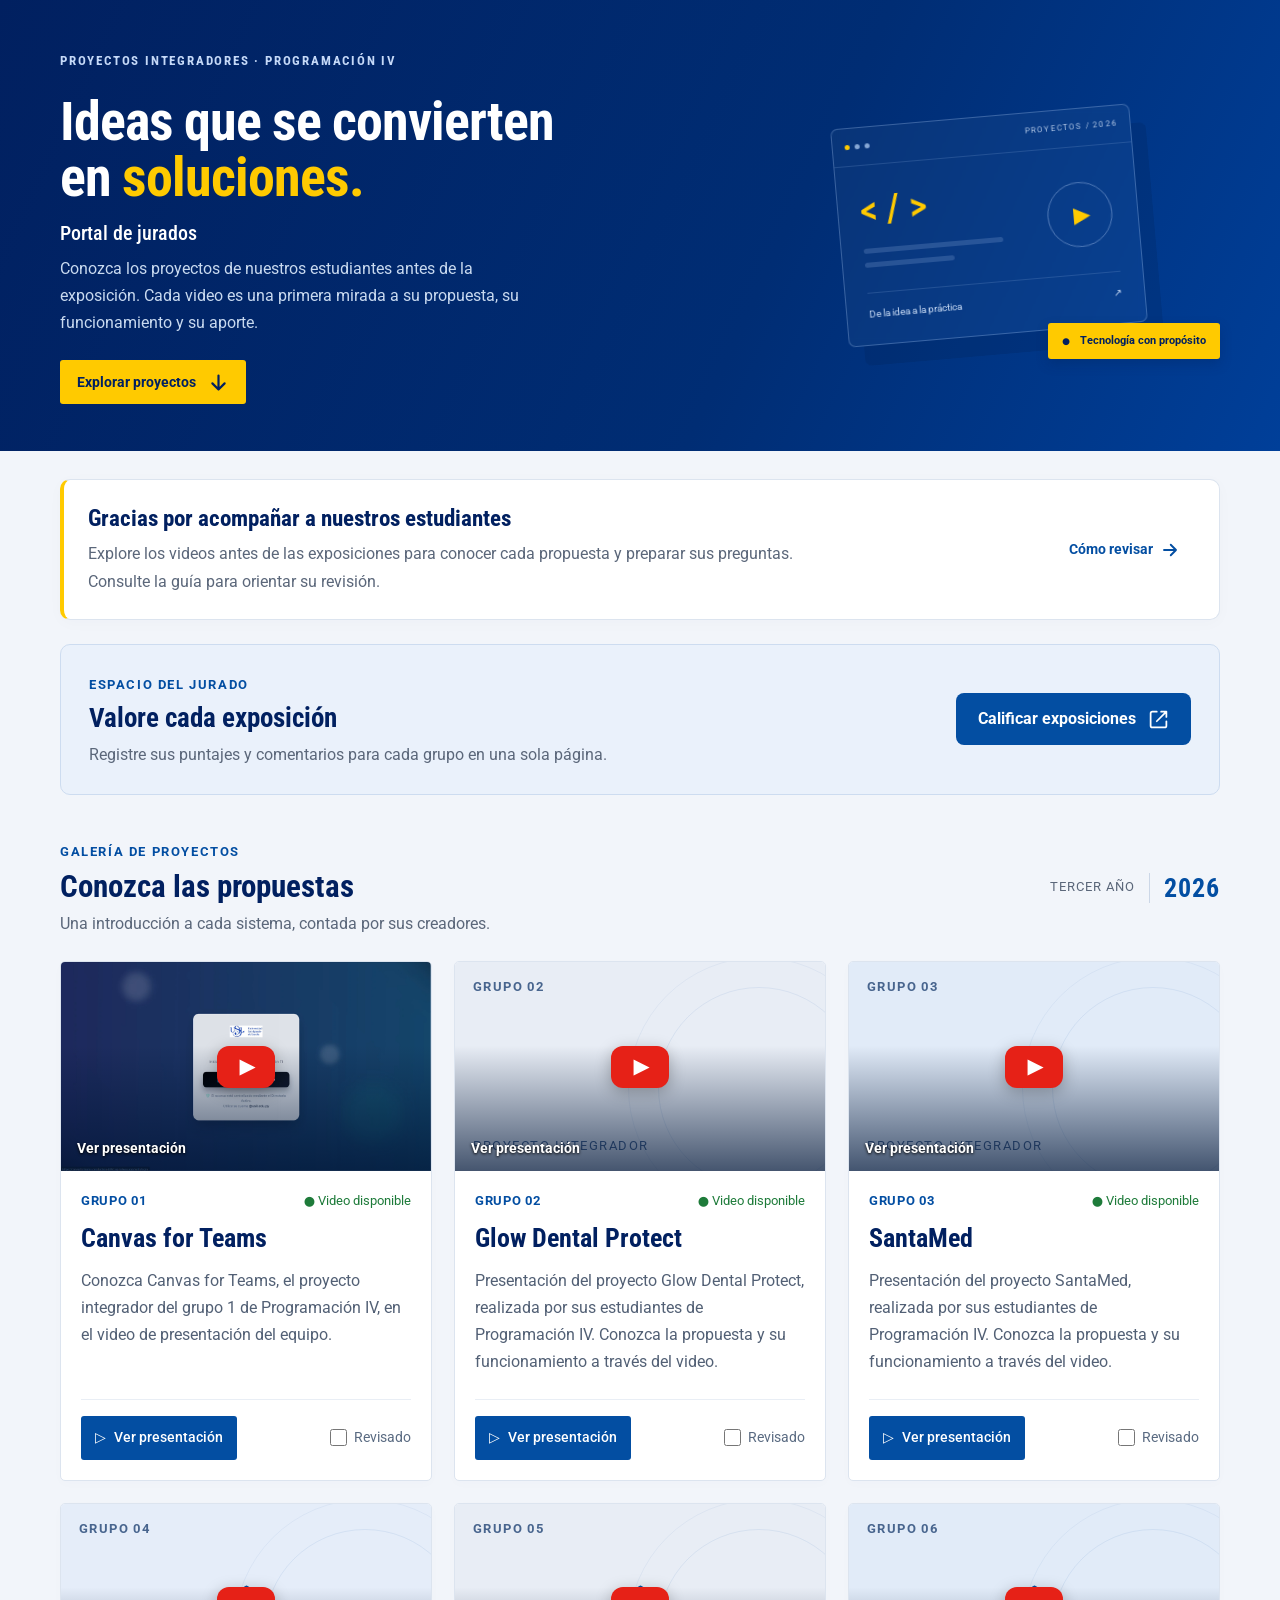
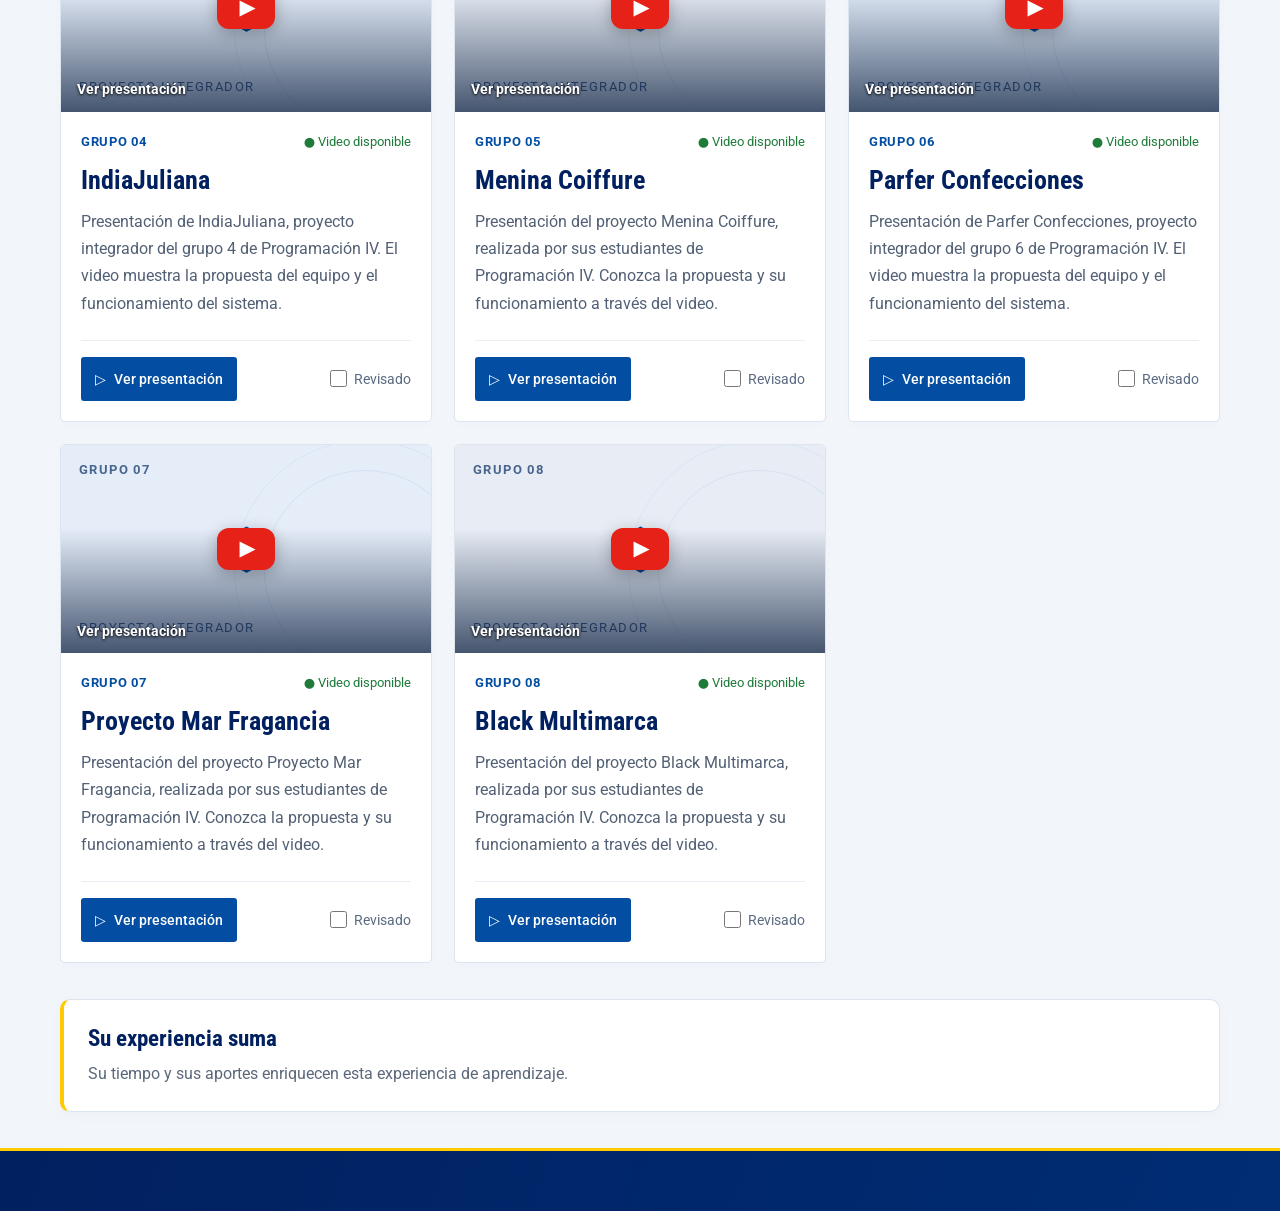
<file: index.html>
<!doctype html>
<html lang="es">
  <head>
    <meta charset="utf-8" />
    <meta name="viewport" content="width=device-width,initial-scale=1" />
    <meta name="theme-color" content="#034EA2" />
    <title>Portal de jurados · Programación IV</title>
    <link rel="icon" type="image/svg+xml" href="./favicon.svg">
    <meta
      name="description"
      content="Conozca los proyectos integradores de Programación IV y acceda a los videos de presentación de los estudiantes."
    />
    <link rel="preconnect" href="https://fonts.googleapis.com" />
    <link rel="preconnect" href="https://fonts.gstatic.com" crossorigin />
    <link
      href="https://fonts.googleapis.com/css2?family=Roboto:wght@400;500;700;900&family=Roboto+Condensed:wght@500;700&display=swap"
      rel="stylesheet"
    />
    <link rel="stylesheet" href="style.css" />
    <link rel="stylesheet" href="portal-evaluar.css" />
    <script src="proyectos.js" defer></script>
    <script src="app.js" defer></script>
  </head>
  <body>
    <a class="skip" href="#proyectos">Ir a los proyectos</a>
    <section class="hero">
      <div class="container hero-in">
        <div class="hero-copy">
          <span class="eyebrow">PROYECTOS INTEGRADORES · PROGRAMACIÓN IV</span>
          <h1>Ideas que se convierten<br />en <em>soluciones.</em></h1>
          <p>Portal de jurados</p>
          <div class="hero-desc">
            Conozca los proyectos de nuestros estudiantes antes de la
            exposición. Cada video es una primera mirada a su propuesta, su
            funcionamiento y su aporte.
          </div>
          <a class="yellow-btn" href="#proyectos"
            >Explorar proyectos
            <svg
              class="button-icon"
              viewBox="0 0 24 24"
              fill="none"
              stroke="currentColor"
              stroke-width="2.5"
              stroke-linecap="round"
              stroke-linejoin="round"
              aria-hidden="true"
              focusable="false"
            >
              <path d="M12 4v16m-7-7 7 7 7-7" /></svg
          ></a>
        </div>
        <div class="hero-art" aria-hidden="true">
          <div class="art-window">
            <div class="window-top">
              <i></i><i></i><i></i><span>PROYECTOS / 2026</span>
            </div>
            <div class="art-content">
              <div class="art-code">&lt; / &gt;</div>
              <div class="art-line long"></div>
              <div class="art-line"></div>
              <div class="art-play">▶</div>
              <div class="art-bottom">
                <span>De la idea a la práctica</span><span>↗</span>
              </div>
            </div>
          </div>
          <div class="art-tag"><span>●</span> Tecnología con propósito</div>
        </div>
      </div>
    </section>
    <main class="container">
      <section class="welcome notice-panel" aria-labelledby="welcomeTitle">
        <div>
          <h2 id="welcomeTitle">
            Gracias por acompañar a nuestros estudiantes
          </h2>
          <p>
            Explore los videos antes de las exposiciones para conocer cada
            propuesta y preparar sus preguntas. Consulte la guía para orientar
            su revisión.
          </p>
        </div>
        <button class="text-button" id="openGuide2">
          Cómo revisar
          <svg
            class="button-icon"
            viewBox="0 0 24 24"
            fill="none"
            stroke="currentColor"
            stroke-width="2.5"
            stroke-linecap="round"
            stroke-linejoin="round"
            aria-hidden="true"
            focusable="false"
          >
            <path d="M4 12h16m-7-7 7 7-7 7" />
          </svg>
        </button>
      </section>
      <section class="evaluation-access" aria-labelledby="evaluationTitle">
        <div class="evaluation-access-copy">
          <span class="overline">ESPACIO DEL JURADO</span>
          <h2 id="evaluationTitle">Valore cada exposición</h2>
          <p>Registre sus puntajes y comentarios para cada grupo en una sola página.</p>
        </div>
        <a class="evaluation-access-button" href="./calificar.html" target="_blank" rel="noopener" aria-describedby="evaluationNewTab">
          Calificar exposiciones
          <svg viewBox="0 0 24 24" fill="none" stroke="currentColor" stroke-width="2" stroke-linecap="round" stroke-linejoin="round" aria-hidden="true"><path d="M15 3h6v6m0-6L10 14"/><path d="M10 3H5a2 2 0 0 0-2 2v14a2 2 0 0 0 2 2h14a2 2 0 0 0 2-2v-5"/></svg>
        </a>
        <span id="evaluationNewTab" class="evaluation-sr">Se abre en una pestaña nueva.</span>
      </section>
      <section
        id="proyectos"
        class="projects-section"
        aria-labelledby="projectsTitle"
      >
        <div class="section-heading">
          <div>
            <span class="overline">GALERÍA DE PROYECTOS</span>
            <h2 id="projectsTitle">Conozca las propuestas</h2>
            <p>Una introducción a cada sistema, contada por sus creadores.</p>
          </div>
          <span class="edition">TERCER AÑO <span>2026</span></span>
        </div>
        <div class="grid" id="grid"></div>
        <div id="empty" class="empty" hidden>
          <span aria-hidden="true">⌕</span>
          <h3 id="emptyTitle">Aún no hay proyectos</h3>
          <p id="emptyText">
            Las presentaciones aparecerán aquí cuando se agreguen.
          </p>
        </div>
      </section>
      <section class="review-note notice-panel" aria-labelledby="thanksTitle">
        <div>
          <h2 id="thanksTitle">Su experiencia suma</h2>
          <p>
            Su tiempo y sus aportes enriquecen esta experiencia de aprendizaje.
          </p>
        </div>
      </section>
    </main>
    <footer>
      <div class="container footer-in">
        <div class="footer-identity"></div>
      </div>
    </footer>
    <dialog id="guide">
      <div class="dialog-head">
        <span class="overline">PORTAL DE JURADOS</span
        ><button class="close" id="closeGuide" aria-label="Cerrar guía">
          ×
        </button>
      </div>
      <h2>Una guía para su revisión</h2>
      <p>
        Estos tres pasos le ayudarán a conocer cada propuesta y preparar sus
        preguntas.
      </p>
      <ol>
        <li>
          <b>Conozca la propuesta.</b><br />Lea la introducción para identificar
          el problema y a quién está dirigida la solución.
        </li>
        <li>
          <b>Explore el video.</b><br />Observe cómo funciona el sistema y qué
          beneficios ofrece.
        </li>
        <li>
          <b>Prepare sus preguntas.</b><br />Considere su utilidad, facilidad de
          uso y aporte para los usuarios o las empresas.
        </li>
      </ol>
      <div class="guide-note">
        No necesita ser especialista en informática. Su perspectiva profesional
        es valiosa para evaluar la aplicación de cada propuesta.
      </div>
      <p class="small">
        La marca «Revisado» es un recordatorio personal que se guarda únicamente
        en este navegador.
      </p>
      <button class="primary-btn" id="doneGuide">
        Entendido, ver proyectos
      </button>
    </dialog>
    <dialog id="videoDialog">
      <div class="dialog-head">
        <span class="overline">VIDEO DE PRESENTACIÓN</span
        ><button class="close" id="closeVideo" aria-label="Cerrar video">
          ×
        </button>
      </div>
      <h2 id="videoTitle"></h2>
      <div id="player"></div>
      <p id="videoDescription"></p>
      <a
        id="youtubeLink"
        target="_blank"
        rel="noopener noreferrer"
        class="primary-btn"
        >Abrir en YouTube ↗</a
      >
      <p class="small">
        Si el video no permite reproducción aquí, ábralo en YouTube.
      </p>
    </dialog>
  </body>
</html>
</file>
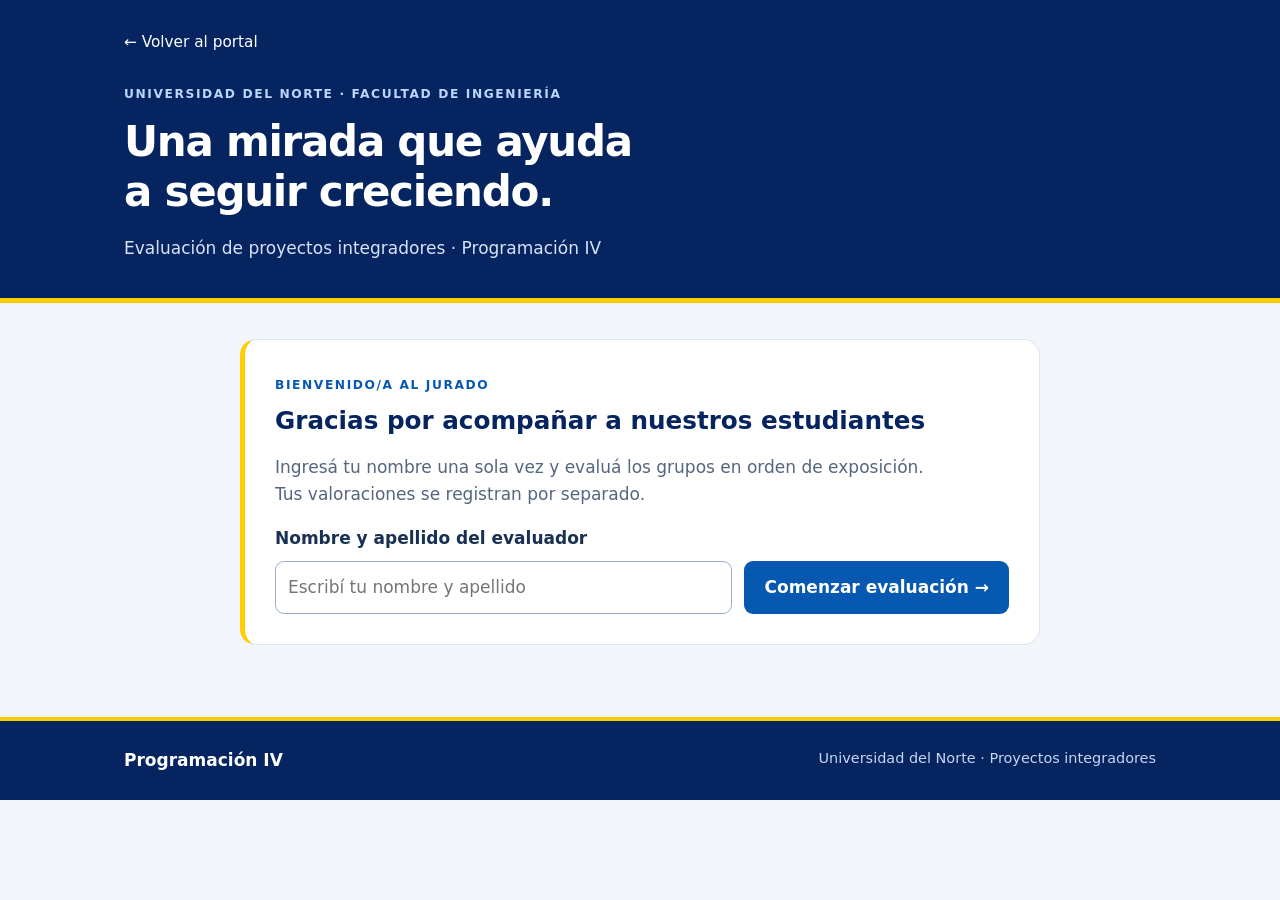
<file: calificar.html>
<!doctype html>
<html lang="es">
<head>
<meta charset="utf-8"><meta name="viewport" content="width=device-width,initial-scale=1">
<title>Evaluar exposiciones · Programación IV</title>
<link rel="stylesheet" href="evaluaciones.css">
<script src="planilla-config.js" defer></script><script src="grupos.js" defer></script><script src="planilla.js" defer></script>
</head>
<body>
<header><div class="wrap"><a href="./" class="back">← Volver al portal</a><p class="eyebrow">UNIVERSIDAD DEL NORTE · FACULTAD DE INGENIERÍA</p><h1>Una mirada que ayuda<br>a seguir creciendo.</h1><p>Evaluación de proyectos integradores · Programación IV</p></div></header>
<main class="wrap">
<section id="bienvenida" class="welcome"><span class="eyebrow">BIENVENIDO/A AL JURADO</span><h2>Gracias por acompañar a nuestros estudiantes</h2><p>Ingresá tu nombre una sola vez y evaluá los grupos en orden de exposición. Tus valoraciones se registran por separado.</p><form id="inicio"><label for="nombre">Nombre y apellido del evaluador</label><div class="start"><input id="nombre" name="nombre" autocomplete="name" maxlength="100" minlength="2" placeholder="Escribí tu nombre y apellido" required><button>Comenzar evaluación <span aria-hidden="true">→</span></button></div></form></section>
<div id="evaluacion" hidden>
<section class="summary"><div><span class="eyebrow">TU EVALUACIÓN</span><h2 id="evaluador"></h2><button type="button" class="link" id="cambiar">Cambiar evaluador</button></div><div class="progress"><strong id="avance">0 de 8 grupos enviados</strong><progress id="barra" value="0" max="8" aria-label="Grupos enviados"></progress><small>Los borradores se conservan en este navegador.</small></div></section>
<div class="intro"><div><h2>Exposiciones</h2><p>Puntuá cada criterio de <strong>0 a 5</strong>. Enviá cada grupo cuando termines.</p></div><span class="pill">En orden de presentación</span></div>
<nav id="navegacion" aria-label="Ir a un grupo"></nav>
<div id="grupos"></div>
</div>
<p id="estado" role="status" aria-live="polite"></p>
<noscript>Activá JavaScript para cargar la evaluación.</noscript>
</main>
<footer><div class="wrap"><strong>Programación IV</strong><span>Universidad del Norte · Proyectos integradores</span></div></footer>
</body></html>
</file>
<file: style.css>
:root {
  --blue: #034ea2;
  --navy: #012060;
  --deep: #002d74;
  --yellow: #ffca00;
  --bg: #f2f5fa;
  --ink: #1a2333;
  --muted: #5b677a;
  --line: #dce4ef;
  --cond: "Roboto Condensed", "Roboto", sans-serif;
  --sans: "Roboto", system-ui, sans-serif;
}
* {
  box-sizing: border-box;
}
html {
  scroll-behavior: smooth;
  scroll-padding-top: 28px;
}
body {
  margin: 0;
  background: var(--bg);
  color: var(--ink);
  font: 15px/1.6 var(--sans);
}
button,
input,
a {
  -webkit-tap-highlight-color: transparent;
}
button,
input {
  font: inherit;
}
button,
a {
  touch-action: manipulation;
}
button {
  cursor: pointer;
}
a {
  color: inherit;
  text-decoration: none;
}
button:focus-visible,
a:focus-visible,
input:focus-visible {
  outline: 3px solid #c88c00;
  outline-offset: 4px;
}
button:disabled {
  cursor: default;
}
button {
  border: 0;
}
button:active:not(:disabled) {
  transform: translateY(1px);
}
[hidden] {
  display: none !important;
}
.container {
  width: min(1160px, calc(100% - 64px));
  margin-inline: auto;
}
.hero {
  background: linear-gradient(115deg, var(--navy), var(--deep) 60%, #003f99);
  color: #fff;
  overflow: hidden;
}
.hero-in {
  min-height: 391px;
  padding-block: 47px;
  display: grid;
  grid-template-columns: 1.4fr 1fr;
  gap: 50px;
  align-items: center;
}
.eyebrow {
  font: 700 12px var(--cond);
  letter-spacing: 1.8px;
  color: #c5d9f8;
}
.hero h1 {
  font: 700 54px/1.04 var(--cond);
  letter-spacing: -1px;
  margin: 21px 0 15px;
}
.hero h1 em {
  font-style: normal;
  color: var(--yellow);
}
.hero-copy > p {
  font: 500 20px var(--cond);
  margin: 0 0 10px;
}
.hero-desc {
  max-width: 490px;
  color: #c9daf0;
  line-height: 1.7;
  font-size: 14px;
}
.yellow-btn {
  display: inline-flex;
  align-items: center;
  gap: 35px;
  background: var(--yellow);
  color: var(--navy);
  font-weight: 700;
  font-size: 13px;
  padding: 11px 17px;
  border-radius: 3px;
  margin-top: 24px;
}
.hero-art {
  height: 280px;
  position: relative;
  display: grid;
  place-items: center;
}
.art-ring {
  position: absolute;
  width: 330px;
  height: 330px;
  border: 40px solid #ffca000b;
  border-radius: 50%;
  right: -65px;
  top: -20px;
}
.art-window {
  width: 300px;
  background: #ffffff08;
  border: 1px solid #91b2e05c;
  border-radius: 7px;
  transform: rotate(-5deg);
  box-shadow: 15px 20px 0 #001c4e30;
  overflow: hidden;
  backdrop-filter: blur(4px);
}
.window-top {
  display: flex;
  gap: 5px;
  align-items: center;
  padding: 12px;
  border-bottom: 1px solid #91b2e033;
}
.window-top i {
  width: 5px;
  height: 5px;
  border-radius: 100%;
  background: #87a8d5;
}
.window-top i:first-child {
  background: var(--yellow);
}
.window-top span {
  font-size: 8px;
  letter-spacing: 1.2px;
  margin-left: auto;
  color: #b3c8e6;
}
.art-content {
  padding: 22px;
  position: relative;
}
.art-code {
  font: 500 39px var(--cond);
  color: var(--yellow);
  margin-bottom: 15px;
}
.art-line {
  height: 5px;
  width: 90px;
  background: #87a8d540;
  border-radius: 5px;
  margin-bottom: 9px;
}
.art-line.long {
  width: 140px;
}
.art-play {
  position: absolute;
  right: 25px;
  top: 35px;
  border: 1px solid #a7c4ed73;
  border-radius: 50%;
  width: 65px;
  height: 65px;
  display: grid;
  place-items: center;
  font-size: 22px;
  padding-left: 4px;
  color: var(--yellow);
}
.art-bottom {
  display: flex;
  justify-content: space-between;
  margin-top: 25px;
  border-top: 1px solid #91b2e033;
  padding-top: 13px;
  color: #c4d7f2;
  font-size: 10px;
}
.art-tag {
  position: absolute;
  bottom: 7px;
  right: 0;
  background: var(--yellow);
  color: var(--navy);
  padding: 9px 14px;
  font-size: 11px;
  font-weight: 700;
  box-shadow: 0 5px 12px #00225644;
  border-radius: 3px;
}
.art-tag span {
  font-size: 9px;
  margin-right: 7px;
}
.welcome {
  margin-top: 28px;
  padding: 21px 24px;
  background: #fff;
  border-left: 4px solid var(--yellow);
  display: flex;
  align-items: center;
  gap: 18px;
  box-shadow: 0 3px 16px #01206006;
  border-radius: 3px;
}
.info-icon {
  background: #e6eef8;
  color: var(--blue);
  width: 36px;
  height: 36px;
  border-radius: 50%;
  flex-shrink: 0;
  display: grid;
  place-items: center;
  font-weight: 700;
  font-family: serif;
  font-size: 20px;
}
.welcome h2 {
  font: 700 20px var(--cond);
  color: var(--navy);
  margin: 0 0 4px;
}
.welcome p {
  font-size: 13px;
  color: var(--muted);
  margin: 0;
  max-width: 740px;
}
.text-button {
  background: none;
  color: var(--blue);
  white-space: nowrap;
  font-size: 12px;
  font-weight: 700;
  margin-left: auto;
}
.text-button span {
  margin-left: 10px;
}
.projects-section {
  padding-top: 43px;
}
.section-heading {
  display: flex;
  justify-content: space-between;
  align-items: center;
  margin-bottom: 24px;
}
.overline {
  font: 700 10px var(--sans);
  letter-spacing: 1.6px;
  color: var(--blue);
}
.section-heading h2 {
  font: 700 31px var(--cond);
  color: var(--navy);
  margin: 5px 0;
}
.section-heading p {
  color: var(--muted);
  font-size: 13px;
  margin: 0;
}
.edition {
  font-size: 10px;
  letter-spacing: 1px;
  color: var(--muted);
  display: flex;
  align-items: center;
  gap: 14px;
}
.edition span {
  border-left: 1px solid #ccd7e7;
  padding-left: 14px;
  font: 700 26px var(--cond);
  color: var(--blue);
}
.demo-note {
  background: #fff8df;
  border: 1px solid #f1df9d;
  border-radius: 3px;
  padding: 11px 14px;
  display: flex;
  gap: 10px;
  color: #6b5300;
  font-size: 12px;
  margin-bottom: 22px;
}
.demo-note > span:first-child {
  font-size: 19px;
  line-height: 1;
}
.toolbar {
  display: flex;
  justify-content: space-between;
  gap: 18px;
  align-items: center;
}
.search {
  position: relative;
  width: 380px;
}
.search svg {
  position: absolute;
  left: 13px;
  top: 14px;
  width: 17px;
  height: 17px;
  color: #63748b;
}
.search input {
  width: 100%;
  padding: 12px 14px 12px 40px;
  border: 1px solid #cdd8e7;
  border-radius: 4px;
  color: var(--ink);
  font-size: 13px;
  background: white;
}
.filters {
  display: flex;
  background: #e6ecf5;
  border-radius: 4px;
  padding: 4px;
  gap: 3px;
}
.filter {
  padding: 8px 16px;
  border-radius: 3px;
  background: transparent;
  color: var(--muted);
  font-size: 12px;
}
.filter.selected {
  background: white;
  color: var(--blue);
  font-weight: 700;
  box-shadow: 0 1px 5px #01206012;
}
.results-line {
  display: flex;
  justify-content: space-between;
  font-size: 11px;
  color: var(--muted);
  margin: 18px 0 13px;
}
.results-line > span:last-child {
  color: #69788c;
}
.grid {
  display: grid;
  grid-template-columns: repeat(3, minmax(0, 1fr));
  gap: 22px;
}
.project-card {
  background: white;
  border: 1px solid var(--line);
  border-radius: 5px;
  overflow: hidden;
  display: flex;
  flex-direction: column;
  box-shadow: 0 3px 12px #01206004;
  transition:
    box-shadow 0.2s,
    transform 0.2s;
}
.project-card:hover {
  box-shadow: 0 8px 25px #01206012;
  transform: translateY(-3px);
}
.project-visual {
  height: 170px;
  background: #e5edf9;
  position: relative;
  display: grid;
  place-items: center;
  color: var(--blue);
  overflow: hidden;
}
.project-visual:after {
  content: "";
  width: 200px;
  height: 200px;
  position: absolute;
  border: 1px solid #034ea214;
  border-radius: 50%;
  right: -35px;
  top: 25px;
}
.project-visual:before {
  content: "";
  width: 260px;
  height: 260px;
  position: absolute;
  border: 1px solid #034ea20e;
  border-radius: 50%;
  right: -65px;
  top: -5px;
}
.visual-2 {
  background: #e8edf5;
}
.visual-0 {
  background: #e1ebf8;
}
.project-number {
  position: absolute;
  top: 15px;
  left: 18px;
  font-size: 9px;
  font-weight: 700;
  letter-spacing: 1.4px;
  color: #48658e;
}
.project-icon {
  width: 55px;
  height: 55px;
  position: relative;
  z-index: 1;
}
.visual-label {
  position: absolute;
  bottom: 14px;
  left: 18px;
  font-size: 9px;
  letter-spacing: 1.5px;
  color: #48658e;
}
.example-tag {
  position: absolute;
  right: 14px;
  top: 13px;
  font-size: 9px;
  color: #4a6487;
  background: #ffffffa6;
  padding: 2px 7px;
  border-radius: 2px;
}
.project-body {
  padding: 20px;
  display: flex;
  flex-direction: column;
  flex: 1;
}
.project-meta {
  font-size: 9px;
  font-weight: 700;
  letter-spacing: 0.7px;
  color: var(--blue);
  display: flex;
  gap: 8px;
  justify-content: space-between;
  align-items: center;
}
.status {
  font-size: 10px;
  letter-spacing: 0;
  font-weight: 400;
  color: var(--muted);
}
.status.available {
  color: #1e7b3a;
}
.project-body h3 {
  font: 700 23px/1.15 var(--cond);
  color: var(--navy);
  margin: 11px 0 8px;
}
.members {
  font-size: 11px;
  color: var(--muted);
  margin: 0 0 16px;
  padding-bottom: 15px;
  border-bottom: 1px solid #e9eef5;
}
.intro {
  font-size: 13px;
  line-height: 1.7;
  margin: 0 0 23px;
  color: #526075;
  flex: 1;
}
.card-actions {
  border-top: 1px solid #e9eef5;
  padding-top: 16px;
  display: flex;
  justify-content: space-between;
  align-items: center;
  gap: 8px;
}
.primary-btn {
  display: inline-flex;
  justify-content: center;
  align-items: center;
  gap: 8px;
  background: var(--blue);
  color: white;
  padding: 10px 14px;
  border-radius: 3px;
  font-size: 12px;
  font-weight: 500;
}
.primary-btn:hover {
  background: var(--deep);
}
.pending-btn {
  border-radius: 3px;
  background: #edf1f7;
  color: #66758b;
  font-size: 11px;
  padding: 10px 12px;
}
.review-checkbox {
  font-size: 11px;
  color: #596a81;
  display: flex;
  align-items: center;
  gap: 5px;
  cursor: pointer;
  white-space: nowrap;
}
.review-checkbox input {
  width: 14px;
  height: 14px;
  accent-color: var(--blue);
  margin: 0;
}
.review-note {
  display: grid;
  grid-template-columns: 1fr 1fr;
  gap: 60px;
  border-top: 1px solid #d7e1ef;
  margin-top: 43px;
  padding: 29px 0 39px;
  align-items: center;
}
.review-note h2 {
  font: 700 23px var(--cond);
  color: var(--navy);
  margin: 6px 0 0;
}
.review-note p {
  color: var(--muted);
  font-size: 13px;
  margin: 0;
}
.empty {
  text-align: center;
  background: #fff;
  border: 1px dashed #c9d6e8;
  border-radius: 5px;
  padding: 40px 20px;
}
.empty > span {
  font-size: 28px;
  color: var(--blue);
}
.empty h3 {
  font: 700 24px var(--cond);
  color: var(--navy);
  margin: 10px;
}
.empty p {
  font-size: 13px;
  color: var(--muted);
}
footer {
  background: var(--navy);
  border-top: 4px solid var(--yellow);
  color: #b5c9e5;
  font-size: 11px;
}
.footer-in {
  display: flex;
  justify-content: space-between;
  align-items: center;
  gap: 25px;
  padding-block: 26px;
}
.footer-in div b {
  display: block;
  font: 700 17px var(--cond);
  color: white;
  margin-bottom: 3px;
}
.footer-year {
  color: var(--yellow);
  padding-left: 15px;
}
dialog {
  color: var(--ink);
  border: 0;
  border-radius: 7px;
  width: min(590px, calc(100% - 32px));
  max-height: 90vh;
  padding: 27px;
  box-shadow: 0 20px 100px #01206055;
}
dialog::backdrop {
  background: #001536aa;
  backdrop-filter: blur(3px);
}
.dialog-head {
  display: flex;
  justify-content: space-between;
  align-items: center;
}
.close {
  background: #edf2f9;
  border-radius: 50%;
  font-size: 24px;
  line-height: 1;
  width: 34px;
  height: 34px;
  color: var(--navy);
}
dialog h2 {
  font: 700 30px var(--cond);
  color: var(--navy);
  margin: 14px 0;
}
dialog p,
dialog li {
  font-size: 14px;
  color: var(--muted);
}
dialog ol {
  padding-left: 23px;
}
dialog li {
  padding-left: 5px;
  margin-bottom: 17px;
}
dialog li b {
  color: var(--navy);
}
.guide-note {
  background: #edf3fb;
  border-left: 3px solid var(--yellow);
  padding: 15px;
  font-size: 13px;
  color: var(--deep);
}
dialog .small {
  font-size: 11px;
}
.skip {
  position: fixed;
  top: -100px;
  background: var(--yellow);
  z-index: 20;
  padding: 10px;
  color: var(--navy);
}
.skip:focus {
  top: 10px;
}
#videoDialog {
  width: min(850px, calc(100% - 32px));
}
#player iframe {
  width: 100%;
  aspect-ratio: 16/9;
  border: 0;
  background: #001536;
  border-radius: 3px;
}
@media (min-width: 1400px) {
  .hero-in {
    padding-block: 57px;
  }
}
@media (max-width: 1000px) {
  .grid {
    grid-template-columns: repeat(2, minmax(0, 1fr));
  }
  .hero-in {
    gap: 20px;
    grid-template-columns: 1.2fr 1fr;
  }
  .hero h1 {
    font-size: 47px;
  }
  .art-window {
    width: 250px;
  }
  .art-tag {
    font-size: 10px;
  }
  .welcome {
    align-items: flex-start;
  }
  .text-button {
    align-self: center;
  }
  .hero-art {
    overflow: hidden;
  }
  .hero-desc {
    font-size: 13px;
  }
  .project-body h3 {
    min-height: 27px;
  }
}
@media (max-width: 680px) {
  .container {
    width: calc(100% - 36px);
  }
  .hero-in {
    display: block;
    min-height: 0;
    padding-block: 34px 38px;
  }
  .hero-art {
    display: none;
  }
  .hero h1 {
    font-size: 46px;
  }
  .eyebrow {
    font-size: 10px;
  }
  .hero-desc {
    max-width: 440px;
  }
  .welcome {
    padding: 17px;
    gap: 11px;
    flex-wrap: wrap;
  }
  .info-icon {
    display: none;
  }
  .welcome h2 {
    font-size: 19px;
  }
  .text-button {
    margin-left: 0;
    padding-left: 0;
  }
  .section-heading h2 {
    font-size: 28px;
  }
  .edition {
    display: none;
  }
  .projects-section {
    padding-top: 32px;
  }
  .toolbar {
    flex-direction: column;
    align-items: stretch;
    gap: 12px;
  }
  .search {
    width: 100%;
  }
  .filters {
    align-self: flex-start;
  }
  .grid {
    grid-template-columns: 1fr;
  }
  .project-visual {
    height: 180px;
  }
  .project-body h3 {
    font-size: 24px;
    min-height: 0;
  }
  .card-actions {
    gap: 15px;
  }
  .review-note {
    grid-template-columns: 1fr;
    gap: 14px;
    padding-block: 25px 30px;
    margin-top: 32px;
  }
  .footer-in {
    align-items: flex-start;
    flex-direction: column;
    gap: 14px;
  }
  .results-line {
    font-size: 10px;
  }
  .project-body {
    padding: 21px;
  }
  .intro {
    font-size: 14px;
  }
  .demo-note {
    font-size: 11px;
  }
  dialog {
    padding: 22px;
  }
}
@media (prefers-reduced-motion: reduce) {
  html {
    scroll-behavior: auto;
  }
  .project-card {
    transition: none;
  }
  .project-card:hover {
    transform: none;
  }
}

/* Miniaturas de YouTube en las tarjetas */
.project-visual.has-thumbnail {
  height: auto;
  aspect-ratio: 16/9;
}
.thumbnail-watch {
  position: absolute;
  inset: 0;
  width: 100%;
  height: 100%;
  padding: 0;
  background: transparent;
  color: white;
  z-index: 2;
  overflow: hidden;
}
.thumbnail-watch:active:not(:disabled) {
  transform: none;
}
.thumbnail-watch:focus-visible {
  outline: 4px solid var(--yellow);
  outline-offset: -4px;
}
.video-thumbnail {
  display: block;
  width: 100%;
  height: 100%;
  object-fit: cover;
}
.thumbnail-shade {
  position: absolute;
  inset: 0;
  background: linear-gradient(transparent 40%, #001536b3);
}
.thumbnail-play {
  position: absolute;
  left: 50%;
  top: 50%;
  transform: translate(-50%, -50%);
  display: grid;
  place-items: center;
  padding-left: 3px;
  width: 58px;
  height: 42px;
  border-radius: 12px;
  background: #e62117;
  color: white;
  font-size: 21px;
  box-shadow: 0 4px 16px #0004;
  transition: background 0.2s;
}
.thumbnail-watch:hover .thumbnail-play {
  background: #ff0000;
}
.thumbnail-caption {
  position: absolute;
  left: 16px;
  bottom: 11px;
  font-size: 12px;
  font-weight: 700;
  text-shadow: 0 1px 3px #000;
}
@media (prefers-reduced-motion: reduce) {
  .thumbnail-play {
    transition: none;
  }
}
.project-visual {
  height: auto;
  aspect-ratio: 16 / 9;
}

/* Lectura y cierre institucional */
body {
  font-size: 16px;
}
.hero-desc,
.welcome p,
.section-heading p,
.intro,
.empty p,
dialog p,
dialog li,
.guide-note {
  font-size: 16px;
  line-height: 1.7;
}
.yellow-btn,
.text-button,
.primary-btn,
.pending-btn,
.review-checkbox,
.thumbnail-caption {
  font-size: 14px;
}
.eyebrow,
.overline,
.edition,
.results-line,
.project-number,
.visual-label,
.project-meta,
.status {
  font-size: 13px;
}
.project-meta {
  flex-wrap: wrap;
  row-gap: 5px;
}
.project-body h3 {
  font-size: 26px;
  line-height: 1.25;
  margin-bottom: 12px;
}
.welcome h2 {
  font-size: 23px;
  line-height: 1.3;
}
dialog .small {
  font-size: 13px;
  line-height: 1.65;
}
.card-actions {
  flex-wrap: wrap;
  row-gap: 14px;
}
.review-checkbox {
  gap: 7px;
}
.review-checkbox input {
  width: 17px;
  height: 17px;
}
.primary-btn,
.pending-btn {
  min-height: 44px;
}
.project-visual {
  height: auto;
  aspect-ratio: 16 / 9;
}
.review-note {
  display: flex;
  align-items: center;
  gap: 22px;
  margin: 44px 0;
  padding: 30px 32px;
  border: 1px solid #dbe5f3;
  border-left: 4px solid var(--yellow);
  border-radius: 10px;
}
.thanks-symbol {
  display: grid;
  place-items: center;
  flex-shrink: 0;
  width: 54px;
  height: 54px;
  border-radius: 50%;
  background: #e0ebfa;
  color: var(--blue);
}
.thanks-symbol svg {
  width: 28px;
  height: 28px;
}
.review-note h2 {
  margin: 0 0 7px;
  font-size: 27px;
  line-height: 1.25;
}
.review-note p {
  font-size: 16px;
  line-height: 1.7;
  max-width: 760px;
}
footer {
  background: linear-gradient(110deg, #012060, #002d74);
  border-top: 0;
  position: relative;
  font-size: 14px;
}
footer::before {
  content: "";
  display: block;
  height: 3px;
  background: #ffca00;
}
.footer-in {
  padding-block: 30px;
  gap: 26px;
}
.footer-identity {
  display: flex;
  align-items: center;
  gap: 16px;
  min-width: 0;
}
.footer-monogram {
  display: grid;
  place-items: center;
  flex-shrink: 0;
  width: 48px;
  height: 48px;
  border-radius: 10px;
  color: var(--yellow);
  font: 700 45px var(--cond);
}
.footer-in .footer-identity b {
  font-size: 23px;
  margin-bottom: 4px;
  letter-spacing: 0.2px;
}
.footer-institution {
  display: block;
  color: #d0def1;
  font-size: 14px;
  line-height: 1.6;
}
.footer-edition {
  display: flex;
  align-items: center;
  flex-shrink: 0;
  gap: 14px;
  color: #e1eaf7;
  font-size: 14px;
}
.footer-year {
  display: inline-flex;
  align-items: center;
  justify-content: center;
  padding: 5px 12px;
  border-radius: 6px;
  color: var(--yellow);
  font-weight: 700;
  font-size: 15px;
}
@media (max-width: 1000px) {
  .footer-in {
    flex-wrap: wrap;
  }
}
@media (max-width: 680px) {
  .review-note {
    align-items: flex-start;
    gap: 15px;
    padding: 24px 20px;
    margin-block: 32px;
  }
  .thanks-symbol {
    width: 40px;
    height: 40px;
  }
  .thanks-symbol svg {
    width: 22px;
    height: 22px;
  }
  .review-note h2 {
    font-size: 25px;
  }
  .footer-in {
    gap: 22px;
    padding-block: 26px;
  }
  .footer-identity {
    align-items: flex-start;
    gap: 13px;
  }
  .footer-institution {
    max-width: 260px;
  }
  .footer-edition {
    flex-wrap: wrap;
  }
}

.yellow-btn,
.text-button {
  display: inline-flex;
  align-items: center;
  justify-content: center;
  gap: 12px;
  line-height: 1.4;
  min-height: 44px;
}
.button-icon {
  display: block;
  width: 21px;
  height: 21px;
  flex: 0 0 21px;
  pointer-events: none;
}

.welcome.notice-panel,
.review-note.notice-panel {
  display: flex;
  align-items: center;
  gap: 18px;
  padding: 24px;
  background: #fff;
  border: 1px solid var(--line);
  border-left: 4px solid var(--yellow);
  border-radius: 10px;
  box-shadow: 0 3px 16px #01206006;
}
.welcome.notice-panel {
  margin: 28px 0 0;
}
.review-note.notice-panel {
  margin: 36px 0;
}
.notice-panel > div:not(.notice-icon) {
  flex: 1;
  min-width: 0;
}
.notice-panel h2 {
  margin: 0 0 6px;
  color: var(--navy);
  font: 700 23px/1.3 var(--cond);
}
.notice-panel p {
  margin: 0;
  font-size: 16px;
  line-height: 1.7;
  color: var(--muted);
  max-width: 740px;
}
.notice-icon {
  display: grid;
  place-items: center;
  flex: 0 0 40px;
  width: 40px;
  height: 40px;
  border-radius: 50%;
  background: #e6eef8;
  color: var(--blue);
}
.notice-icon svg {
  width: 22px;
  height: 22px;
  display: block;
}
.notice-panel .text-button {
  flex-shrink: 0;
  margin-left: auto;
  padding-inline: 4px;
}
@media (max-width: 680px) {
  .welcome.notice-panel,
  .review-note.notice-panel {
    padding: 20px;
    gap: 14px;
    align-items: flex-start;
    flex-wrap: wrap;
  }
  .notice-panel > div:not(.notice-icon) {
    flex-basis: calc(100% - 54px);
  }
  .notice-panel .text-button {
    margin-left: 54px;
  }
  .notice-panel h2 {
    font-size: 23px;
  }
}
.welcome.notice-panel .text-button {
  display: inline-flex;
  align-items: center;
  justify-content: center;
  gap: 8px;
  padding: 10px 16px;
  border-radius: 8px;
  color: var(--blue);
  font-size: 14px;
  font-weight: 700;
  line-height: 1.4;
}

.welcome .text-button .button-icon {
  width: 18px;
  height: 18px;
  flex: 0 0 18px;
}

.welcome .text-button:hover {
  background: #dfeafb;
}

@media (max-width: 680px) {
  .welcome.notice-panel .text-button {
    margin-left: 0;
    align-self: flex-start;
  }
}
@media (max-width: 680px) {
  #player:has(iframe[src^="https://drive.google.com/"]) {
    position: relative;
    width: 100%;
    aspect-ratio: 16 / 9;
    overflow: hidden;
    border-radius: 3px;
    background: #000;
  }

  #player iframe[src^="https://drive.google.com/"] {
    position: absolute;
    top: 0;
    left: 0;
    display: block;
    width: 250%;
    height: 250%;
    transform: scale(0.4);
    aspect-ratio: auto;
    transform-origin: top left;
  }
}

html:has(dialog[open]),
body:has(dialog[open]) {
  overflow: hidden;
}

dialog[open] {
  max-height: 90dvh;
  overflow-y: auto;
  overscroll-behavior: contain;
}
</file>
<file: portal-evaluar.css>
/* Acceso a evaluación; complementa style.css sin modificarlo. */
.evaluation-access {
  display: flex;
  align-items: center;
  justify-content: space-between;
  gap: 28px;
  margin-top: 24px;
  padding: 26px 28px;
  border: 1px solid #cddcf0;
  border-radius: 10px;
  background: #eaf1fb;
}
.evaluation-access-copy { min-width: 0; }
.evaluation-access h2 {
  margin: 6px 0;
  color: var(--navy, #012060);
  font: 700 27px/1.25 var(--cond, sans-serif);
}
.evaluation-access p {
  margin: 0;
  max-width: 620px;
  color: var(--muted, #5b677a);
  font-size: 16px;
  line-height: 1.6;
}
.evaluation-access-button {
  display: inline-flex;
  justify-content: center;
  align-items: center;
  gap: 12px;
  flex-shrink: 0;
  padding: 15px 22px;
  min-height: 52px;
  border-radius: 8px;
  background: var(--blue, #034ea2);
  color: white;
  font-size: 16px;
  font-weight: 700;
  line-height: 1.4;
  text-align: center;
  text-decoration: none;
}
.evaluation-access-button:hover { background: var(--navy, #012060); }
.evaluation-access-button svg { width: 21px; height: 21px; flex: 0 0 21px; }
.evaluation-sr { position: absolute; width: 1px; height: 1px; padding: 0; margin: -1px; overflow: hidden; clip-path: inset(50%); white-space: nowrap; border: 0; }
@media (max-width: 800px) {
  .evaluation-access { flex-direction: column; align-items: stretch; gap: 20px; padding: 22px; }
  .evaluation-access-button { width: 100%; }
}
</file>
<file: evaluaciones.css>
:root{font:17px/1.6 system-ui,-apple-system,BlinkMacSystemFont,"Segoe UI",sans-serif;color:#183153;background:#f2f5fa;--navy:#06245f;--blue:#0758b0;--yellow:#ffcc00;--line:#dbe4ef}*{box-sizing:border-box}body{margin:0}[hidden]{display:none!important}.wrap{max-width:1080px;margin:auto;padding:0 24px}header{background:var(--navy);color:white;border-bottom:5px solid var(--yellow);padding:28px 0 36px}header p{color:#d6e3f9;margin-bottom:0}.back{color:white;font-size:.9rem;text-decoration:none}.eyebrow{font-size:.72rem;font-weight:750;letter-spacing:.13em;color:var(--blue)}header .eyebrow{color:#bed5fa;margin-top:30px}h1{font-size:clamp(28px,4vw,42px);line-height:1.2;letter-spacing:-.03em;margin:12px 0}h2,h3{color:var(--navy);line-height:1.3}h2{font-size:1.45rem;margin:8px 0 12px}h3{font-size:1.5rem;margin:3px 0}p{color:#54667e}main{padding-top:28px!important;padding-bottom:36px!important}.welcome{background:white;border:1px solid var(--line);border-left:5px solid var(--yellow);border-radius:16px;padding:30px;max-width:800px;margin:8px auto 36px}.welcome p{max-width:650px}.start{display:flex;gap:12px;margin-top:8px;flex-wrap:wrap}.start input{flex:1;min-width:220px}input,textarea{font:inherit;color:#183153;border:1px solid #9baec6;border-radius:9px;padding:12px;background:white;max-width:100%}button{font:inherit;border:0;background:var(--blue);color:white;border-radius:9px;padding:12px 20px;cursor:pointer;font-weight:650;min-height:48px}button:disabled{opacity:.6;cursor:default}button:hover:not(:disabled){filter:brightness(.92)}:focus-visible{outline:3px solid #ac7900;outline-offset:3px}label{font-weight:600}.summary{display:flex;justify-content:space-between;gap:24px;align-items:center;padding:22px 26px;background:white;border:1px solid var(--line);border-radius:14px}.summary h2{margin:4px 0}.link{padding:0;background:none;color:var(--blue);font-size:.85rem;min-height:36px;text-decoration:underline}.progress{min-width:240px;display:grid;gap:5px}small{font-size:.78rem;color:#64758a}progress{width:100%;height:10px;accent-color:var(--blue)}.intro{display:flex;justify-content:space-between;align-items:center;gap:16px;margin-top:30px}.intro p{margin-top:0}.pill,.badge{font-size:.75rem;padding:6px 12px;background:#e9f1fc;color:var(--blue);border-radius:100px;white-space:nowrap}.badge.sent{background:#e5f5ed;color:#176545}nav{display:flex;gap:9px;flex-wrap:wrap;margin:8px 0 24px}nav a{color:var(--navy);background:white;border:1px solid var(--line);padding:8px 14px;border-radius:8px;font-size:.85rem;text-decoration:none}nav a.done{background:#e5f5ed;color:#176545}.card{background:white;border:1px solid var(--line);border-radius:16px;margin:0 0 24px;overflow:hidden;scroll-margin-top:20px}.card-head{background:#edf3fc;padding:22px 26px;display:flex;align-items:center;gap:16px;border-bottom:1px solid var(--line)}.card-head .badge{margin-left:auto}.card form{padding:24px 26px}.criteria{display:grid;grid-template-columns:repeat(3,minmax(0,1fr));gap:22px}fieldset{margin:0;padding:0;border:0;min-width:0}legend{font-weight:700;color:var(--navy)}.hint{font-size:.8rem;line-height:1.5;min-height:2.8em;margin:5px 0 12px}.scores{display:flex;gap:5px;flex-wrap:wrap}.score{position:relative;cursor:pointer}.score input{position:absolute;opacity:0;width:1px;height:1px}.score span{width:38px;height:44px;display:grid;place-items:center;border:1px solid #acbdd3;border-radius:8px;font-weight:650;background:white}.score input:checked+span{background:var(--blue);color:white;border-color:var(--blue)}.score input:focus-visible+span{outline:3px solid #ac7900;outline-offset:2px}.comments{display:block;margin:24px 0 8px;font-size:.9rem}.comments small{font-weight:400}textarea{display:block;width:100%;resize:vertical;min-height:94px}.card-bottom{display:flex;align-items:center;justify-content:space-between;gap:16px;border-top:1px solid var(--line);margin-top:22px;padding-top:20px}.total{color:var(--navy);font-size:1.2rem;font-weight:750}.total small{font-weight:400}.status{color:#526780;font-size:.85rem;margin:12px 0 0;min-height:1.5em}.status.error{color:#a12323}.card[data-sent=true]{border-color:#a5cdb8}.card[data-sent=true] .card-head{background:#f0f8f4}footer{background:var(--navy);color:white;border-top:4px solid var(--yellow);padding:26px 0}footer .wrap{display:flex;justify-content:space-between;gap:12px;flex-wrap:wrap}footer span{font-size:.85rem;color:#c6d7f2}@media(max-width:850px){.criteria{grid-template-columns:1fr}.hint{min-height:0}.score span{width:44px;height:46px}.scores{gap:8px}.summary{align-items:flex-start}.intro{display:block}.intro .pill{display:inline-block;margin-bottom:8px}}@media(max-width:560px){.wrap{padding:0 16px}.welcome{padding:22px}.start{display:grid}.start input{min-width:0;width:100%}.summary{display:block;padding:20px}.progress{margin-top:16px;min-width:0}.card-head{padding:18px 16px;flex-wrap:wrap;gap:12px}.card-head .badge{margin-left:0}.card-head h3{font-size:1.25rem}.card form{padding:20px 16px}.card-bottom{flex-wrap:wrap}.card-bottom button{width:100%}.score span{width:40px}.scores{gap:7px}.card-heading{flex:1;min-width:160px}}@media(prefers-reduced-motion:no-preference){html{scroll-behavior:smooth}}

.card-heading { flex: 1; min-width: 0; }
</file>
